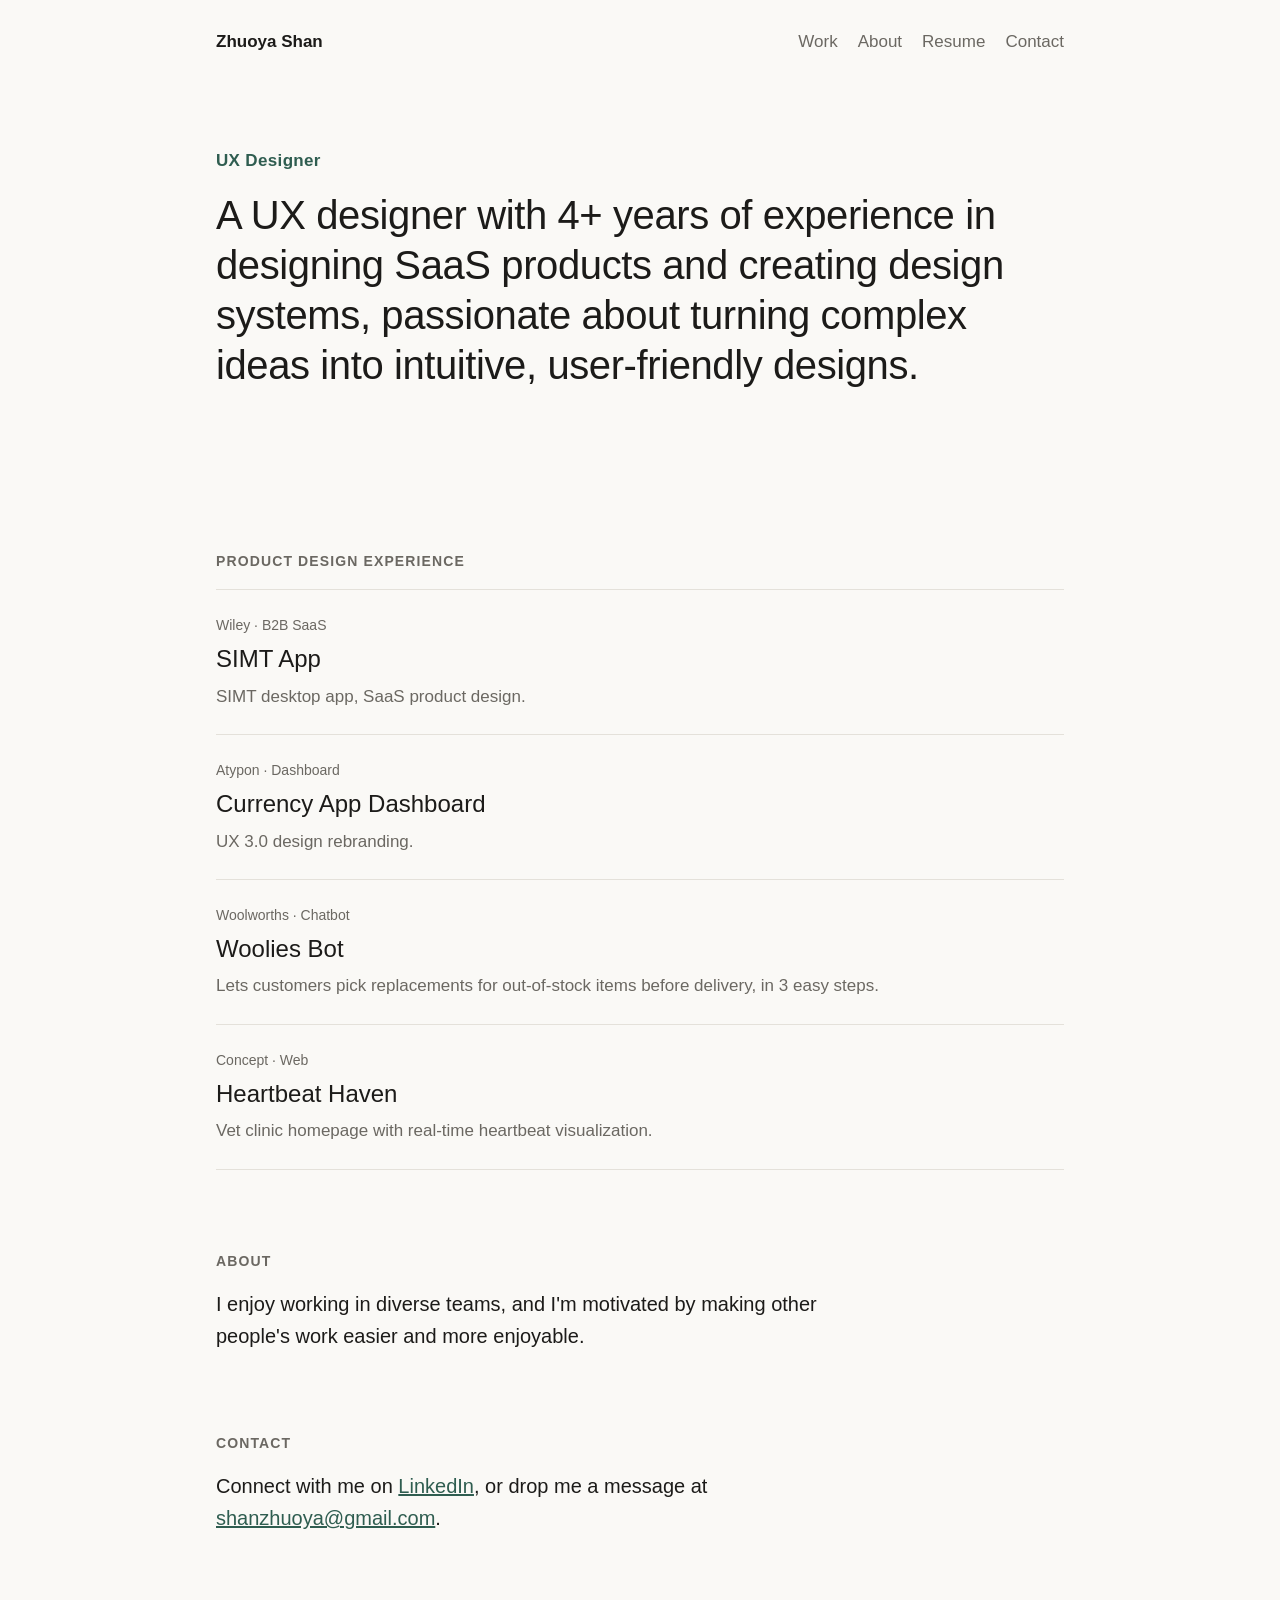
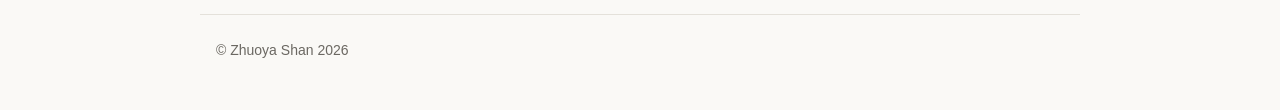
<file: index.html>
<!doctype html>
<html lang="en">
<head>
  <meta charset="utf-8">
  <meta name="viewport" content="width=device-width, initial-scale=1">
  <title>Zhuoya Shan · UX Designer</title>
  <meta name="description" content="UX designer with 4+ years of experience designing SaaS products and design systems, turning complex ideas into intuitive, user-friendly designs.">
  <link rel="stylesheet" href="style.css">
</head>
<body>
  <header class="wrap nav">
    <a class="name" href="./">Zhuoya Shan</a>
    <nav>
      <a href="#work">Work</a>
      <a href="#about">About</a>
      <a href="https://drive.google.com/file/d/1auBaVZhS0orV1zvoLvnK6RyzNac7Wkjx/view?usp=sharing">Resume</a>
      <a href="mailto:shanzhuoya@gmail.com">Contact</a>
    </nav>
  </header>

  <main class="wrap">
    <section class="hero">
      <p class="eyebrow">UX Designer</p>
      <h1>A UX designer with 4+ years of experience in designing SaaS products and creating design systems, passionate about turning complex ideas into intuitive, user-friendly designs.</h1>
    </section>

    <section id="work">
      <h2 class="section">Product design experience</h2>
      <ul class="cases">
        <li>
          <a href="https://zhuoyaplayground.framer.ai/projects/simt">
            <span class="meta">Wiley · B2B SaaS</span>
            <span class="title">SIMT App</span>
            <span class="desc">SIMT desktop app, SaaS product design.</span>
          </a>
        </li>
        <li>
          <a href="https://zhuoyaplayground.framer.ai/projects/atypon">
            <span class="meta">Atypon · Dashboard</span>
            <span class="title">Currency App Dashboard</span>
            <span class="desc">UX 3.0 design rebranding.</span>
          </a>
        </li>
        <li>
          <a href="https://zhuoyaplayground.framer.ai/projects/wollies-bot">
            <span class="meta">Woolworths · Chatbot</span>
            <span class="title">Woolies Bot</span>
            <span class="desc">Lets customers pick replacements for out-of-stock items before delivery, in 3 easy steps.</span>
          </a>
        </li>
        <li>
          <a href="https://zhuoyaplayground.framer.ai/projects/heartbeat-haven">
            <span class="meta">Concept · Web</span>
            <span class="title">Heartbeat Haven</span>
            <span class="desc">Vet clinic homepage with real-time heartbeat visualization.</span>
          </a>
        </li>
      </ul>
    </section>

    <section id="about">
      <h2 class="section">About</h2>
      <p class="lead">I enjoy working in diverse teams, and I'm motivated by making other people's work easier and more enjoyable.</p>
    </section>

    <section id="contact">
      <h2 class="section">Contact</h2>
      <p class="lead">Connect with me on <a href="https://www.linkedin.com/in/zhuoya-shan-3382a953/">LinkedIn</a>, or drop me a message at <a href="mailto:shanzhuoya@gmail.com">shanzhuoya@gmail.com</a>.</p>
    </section>
  </main>

  <footer class="wrap foot">© Zhuoya Shan 2026</footer>
</body>
</html>
</file>
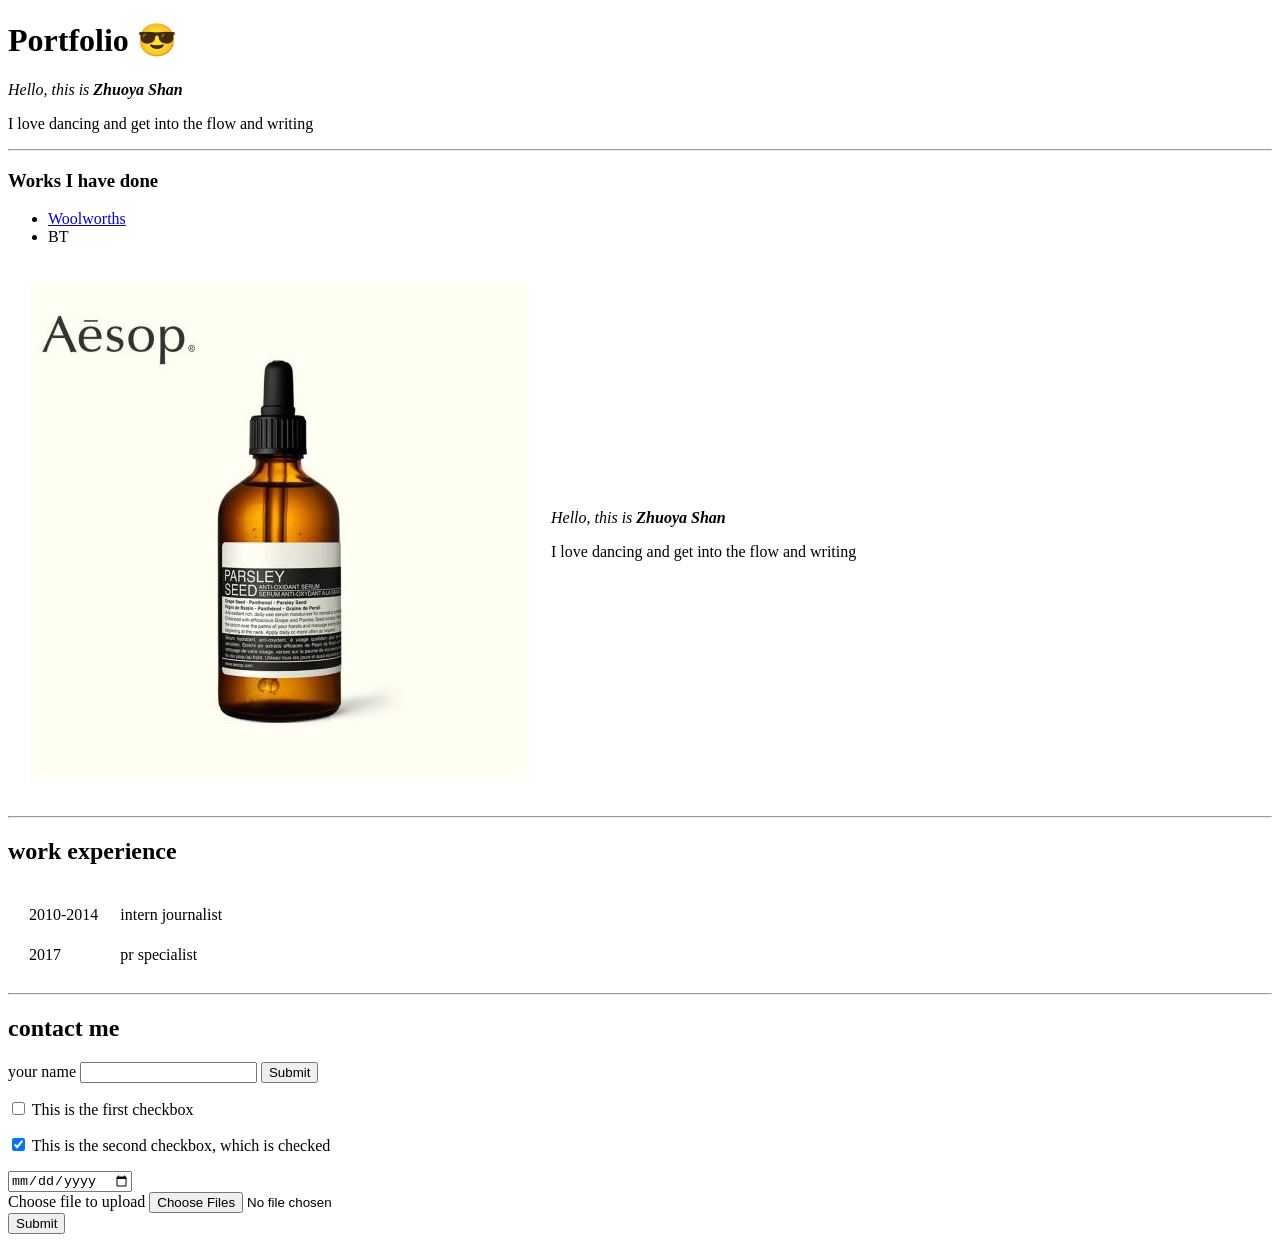
<file: legacy-2020/index.html>
<!DOCTYPE html>
<html lang="en" dir="ltr">

<head>
  <meta charset="utf-8">
  <title>zhuoyadigital</title>
</head>

<body>
  <h1>Portfolio 😎</h1>

  <p><em> Hello, this is<strong> Zhuoya Shan</strong></em></p>
  <p>
    I love dancing and get into the flow and writing
  </p>
  <hr>
  <h3>Works I have done</h3>
  <ul>
    <li>
      <a href="https://buyertrade.taobao.com/trade/itemlist/list_bought_items.htm?spm=a220o.1000855.a2226mz.9.4722aa51vX1MYx&t=20110530">Woolworths</a>
    </li>
    <li>
      BT
    </li>
  </ul>
  <table cellspacing="20">
    <tr>
      <td><img src="iso.jpg" alt="cover photo "></td>
      <td>
        <p><em> Hello, this is<strong> Zhuoya Shan</strong></em></p>
        <p>
          I love dancing and get into the flow and writing
        </p>
      </td>
    </tr>
  </table>

  <hr>
<h2>work experience</h2>
<table cellspacing="20">
  <tr>
    <td>2010-2014</td>
    <td>intern journalist</td>
  </tr>
  <tr>
    <td>2017</td>
    <td>pr specialist</td>

  </tr>
</table>
<hr>
<h2>contact me</h2>
<form class="" action="index.html" method="post">
  <label for=""> your name</label>
  <input type="text" name="" value="">
  <input type="submit" name="" >
</form>
<p>
  <input type="checkbox" id="" value="">
  <label for="">This is the first checkbox</label>
</p>
<p>
  <input type="checkbox" id="" value="" checked="checked">
  <label for="">This is the second checkbox, which is checked</label>
</p><input id="date" type="date">
<form>
 <div>
   <label for="file">Choose file to upload</label>
   <input type="file" id="file" name="file" multiple>
 </div>
 <div>
   <button>Submit</button>
 </div>
</form>
</body>

</html>
</file>
<file: style.css>
:root {
  --bg: #faf9f6;
  --fg: #1c1b19;
  --muted: #6b6862;
  --line: #e4e1da;
  --accent: #2f5d50;
}
@media (prefers-color-scheme: dark) {
  :root {
    --bg: #151514;
    --fg: #ecebe7;
    --muted: #9c998f;
    --line: #2c2b28;
    --accent: #8fc2b1;
  }
}

* { box-sizing: border-box; }
html { -webkit-text-size-adjust: 100%; }
body {
  margin: 0;
  background: var(--bg);
  color: var(--fg);
  font: 17px/1.6 -apple-system, BlinkMacSystemFont, "Segoe UI", Inter, Helvetica, Arial, sans-serif;
}
a { color: inherit; }
.wrap { max-width: 880px; margin: 0 auto; padding: 0 16px; }

.nav { display: flex; justify-content: space-between; align-items: center; flex-wrap: wrap; gap: 12px; padding-top: 28px; padding-bottom: 28px; }
.nav .name { font-weight: 600; text-decoration: none; }
.nav nav { display: flex; gap: 20px; flex-wrap: wrap; }
.nav nav a { text-decoration: none; color: var(--muted); }
.nav nav a:hover { color: var(--fg); }

.hero { padding: 64px 0 80px; }
.eyebrow { color: var(--accent); font-weight: 600; margin: 0 0 16px; letter-spacing: .02em; }
.hero h1 { font-size: clamp(26px, 4.2vw, 40px); line-height: 1.25; font-weight: 500; margin: 0; letter-spacing: -.01em; }

.section { font-size: 14px; text-transform: uppercase; letter-spacing: .08em; color: var(--muted); font-weight: 600; margin: 0 0 16px; }
section { margin-bottom: 80px; }

.cases { list-style: none; margin: 0; padding: 0; border-top: 1px solid var(--line); }
.cases li { border-bottom: 1px solid var(--line); }
.cases a { display: grid; grid-template-columns: 1fr; gap: 4px; padding: 24px 0; text-decoration: none; }
.cases a:hover .title { color: var(--accent); }
.cases .meta { font-size: 14px; color: var(--muted); }
.cases .title { font-size: 24px; font-weight: 500; transition: color .15s; }
.cases .desc { color: var(--muted); }

.lead { font-size: 20px; max-width: 640px; margin: 0; }
.lead a { color: var(--accent); }

.foot { color: var(--muted); font-size: 14px; padding-top: 24px; padding-bottom: 48px; border-top: 1px solid var(--line); }
</file>
